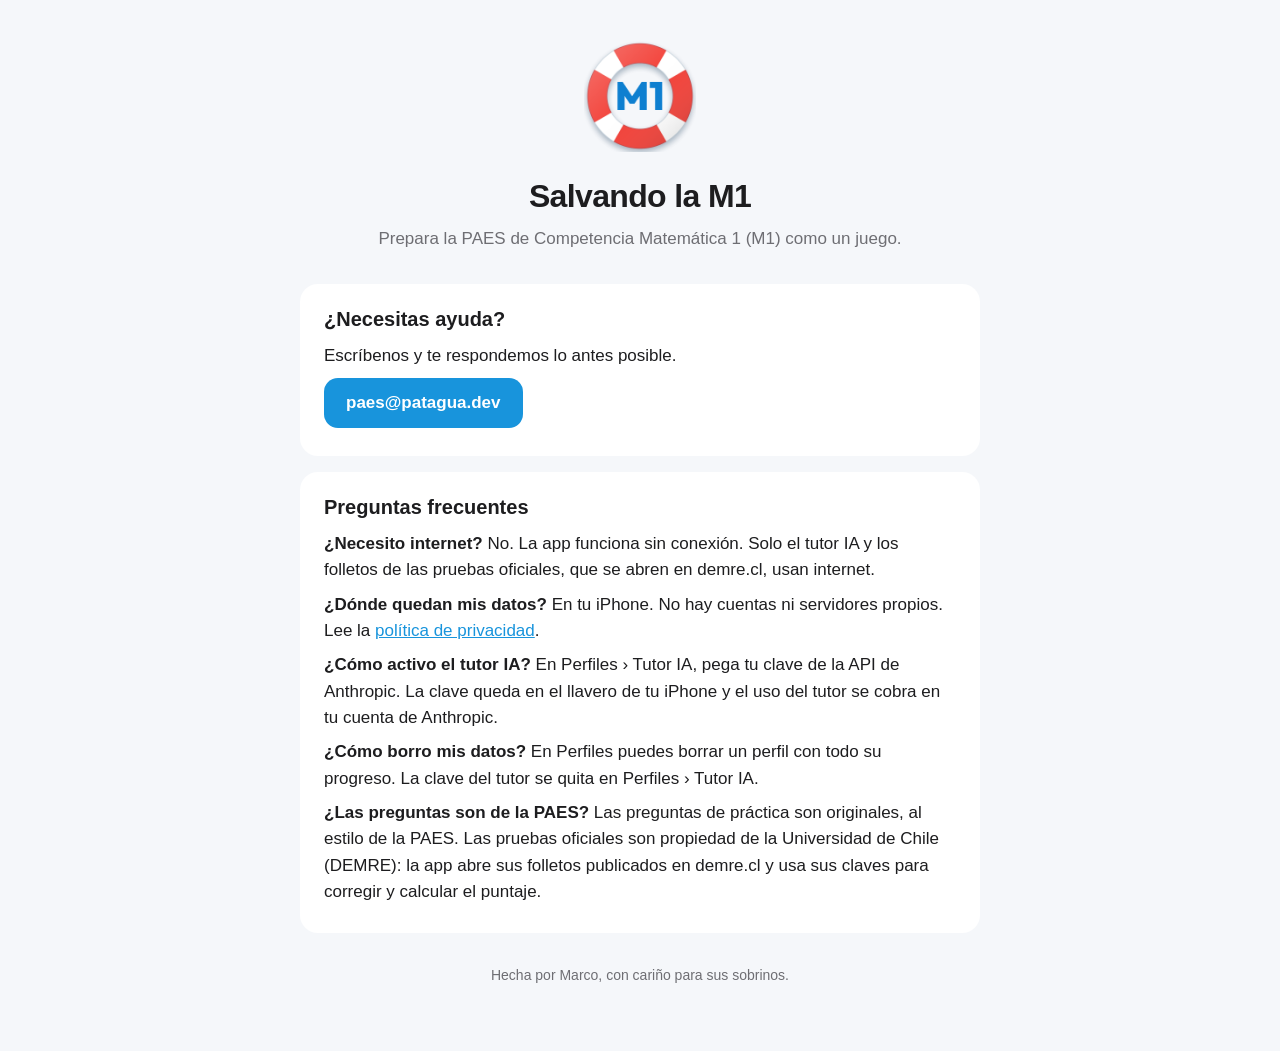
<file: index.html>
<!doctype html>
<html lang="es">
<head>
  <meta charset="utf-8">
  <meta name="viewport" content="width=device-width, initial-scale=1">
  <title>Salvando la M1 · Soporte</title>
  <meta name="description" content="Salvando la M1: app para preparar la PAES de Competencia Matemática 1. Soporte y preguntas frecuentes.">
  <link rel="icon" href="logo.png">
  <link rel="stylesheet" href="estilo.css">
</head>
<body>
<main>
  <header>
    <img src="logo.png" alt="">
    <h1>Salvando la M1</h1>
    <p>Prepara la PAES de Competencia Matemática 1 (M1) como un juego.</p>
  </header>

  <section>
    <h2>¿Necesitas ayuda?</h2>
    <p>Escríbenos y te respondemos lo antes posible.</p>
    <p><a class="boton" href="mailto:paes@patagua.dev">paes@patagua.dev</a></p>
  </section>

  <section>
    <h2>Preguntas frecuentes</h2>
    <p><strong>¿Necesito internet?</strong> No. La app funciona sin conexión. Solo el tutor IA y los folletos de las
      pruebas oficiales, que se abren en demre.cl, usan internet.</p>
    <p><strong>¿Dónde quedan mis datos?</strong> En tu iPhone. No hay cuentas ni servidores propios. Lee la
      <a href="privacidad.html">política de privacidad</a>.</p>
    <p><strong>¿Cómo activo el tutor IA?</strong> En Perfiles › Tutor IA, pega tu clave de la API de Anthropic. La clave
      queda en el llavero de tu iPhone y el uso del tutor se cobra en tu cuenta de Anthropic.</p>
    <p><strong>¿Cómo borro mis datos?</strong> En Perfiles puedes borrar un perfil con todo su progreso. La clave del
      tutor se quita en Perfiles › Tutor IA.</p>
    <p><strong>¿Las preguntas son de la PAES?</strong> Las preguntas de práctica son originales, al estilo de la PAES.
      Las pruebas oficiales son propiedad de la Universidad de Chile (DEMRE): la app abre sus folletos publicados en
      demre.cl y usa sus claves para corregir y calcular el puntaje.</p>
  </section>

  <footer>Hecha por Marco, con cariño para sus sobrinos.</footer>
</main>
</body>
</html>
</file>
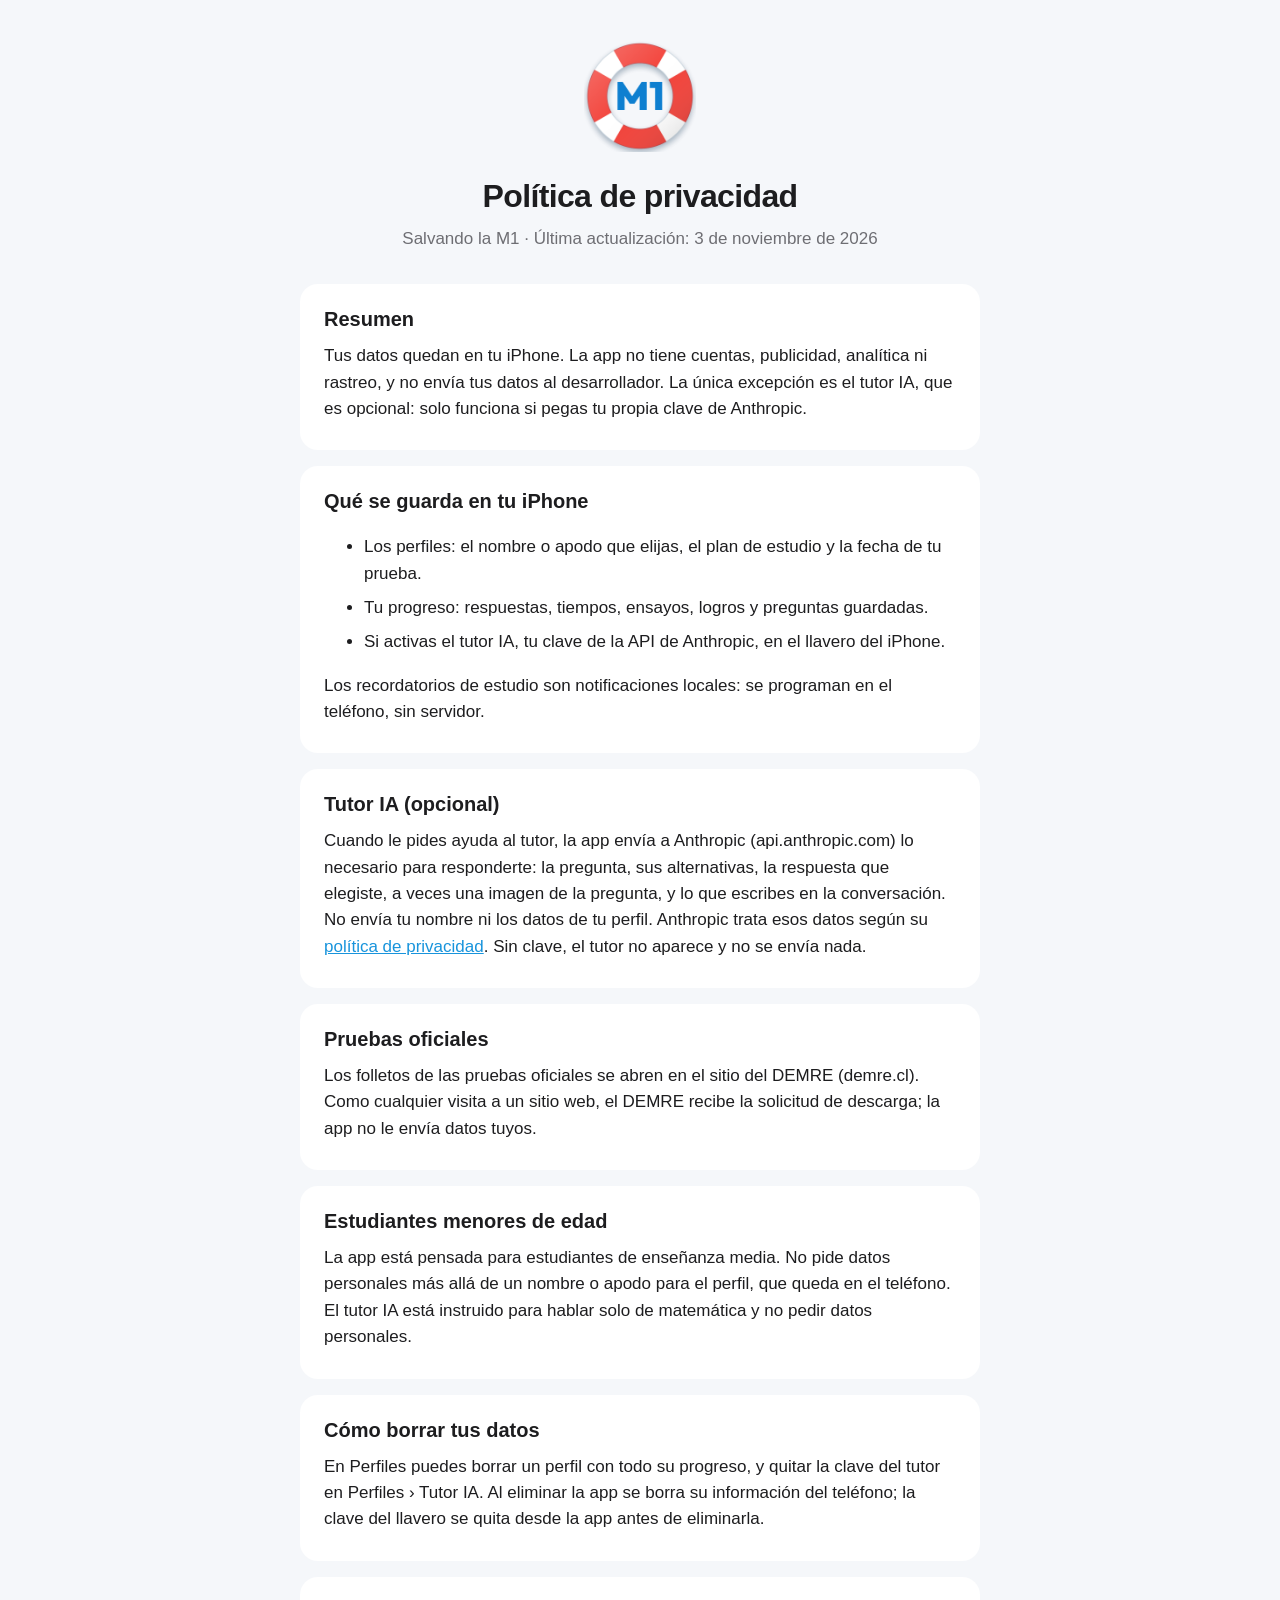
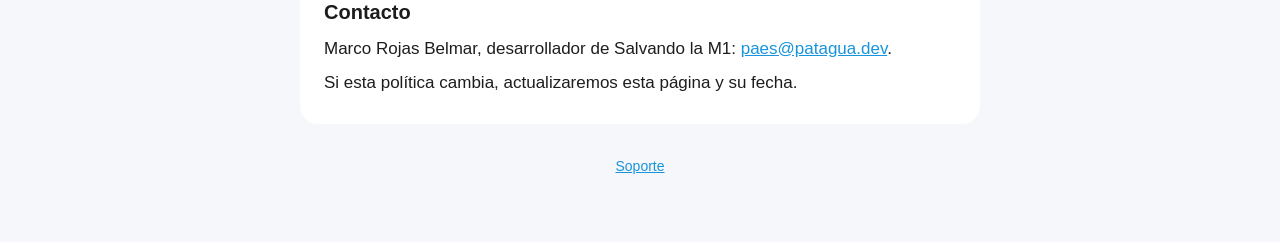
<file: privacidad.html>
<!doctype html>
<html lang="es">
<head>
  <meta charset="utf-8">
  <meta name="viewport" content="width=device-width, initial-scale=1">
  <title>Salvando la M1 · Política de privacidad</title>
  <meta name="description" content="Política de privacidad de Salvando la M1.">
  <link rel="icon" href="logo.png">
  <link rel="stylesheet" href="estilo.css">
</head>
<body>
<main>
  <header>
    <img src="logo.png" alt="">
    <h1>Política de privacidad</h1>
    <p>Salvando la M1 · Última actualización: 3 de noviembre de 2026</p>
  </header>

  <section>
    <h2>Resumen</h2>
    <p>Tus datos quedan en tu iPhone. La app no tiene cuentas, publicidad, analítica ni rastreo, y no envía tus datos
      al desarrollador. La única excepción es el tutor IA, que es opcional: solo funciona si pegas tu propia clave de
      Anthropic.</p>
  </section>

  <section>
    <h2>Qué se guarda en tu iPhone</h2>
    <ul>
      <li>Los perfiles: el nombre o apodo que elijas, el plan de estudio y la fecha de tu prueba.</li>
      <li>Tu progreso: respuestas, tiempos, ensayos, logros y preguntas guardadas.</li>
      <li>Si activas el tutor IA, tu clave de la API de Anthropic, en el llavero del iPhone.</li>
    </ul>
    <p>Los recordatorios de estudio son notificaciones locales: se programan en el teléfono, sin servidor.</p>
  </section>

  <section>
    <h2>Tutor IA (opcional)</h2>
    <p>Cuando le pides ayuda al tutor, la app envía a Anthropic (api.anthropic.com) lo necesario para responderte: la
      pregunta, sus alternativas, la respuesta que elegiste, a veces una imagen de la pregunta, y lo que escribes en
      la conversación. No envía tu nombre ni los datos de tu perfil. Anthropic trata esos datos según su
      <a href="https://www.anthropic.com/legal/privacy">política de privacidad</a>. Sin clave, el tutor no aparece y no
      se envía nada.</p>
  </section>

  <section>
    <h2>Pruebas oficiales</h2>
    <p>Los folletos de las pruebas oficiales se abren en el sitio del DEMRE (demre.cl). Como cualquier visita a un
      sitio web, el DEMRE recibe la solicitud de descarga; la app no le envía datos tuyos.</p>
  </section>

  <section>
    <h2>Estudiantes menores de edad</h2>
    <p>La app está pensada para estudiantes de enseñanza media. No pide datos personales más allá de un nombre o
      apodo para el perfil, que queda en el teléfono. El tutor IA está instruido para hablar solo de matemática y no
      pedir datos personales.</p>
  </section>

  <section>
    <h2>Cómo borrar tus datos</h2>
    <p>En Perfiles puedes borrar un perfil con todo su progreso, y quitar la clave del tutor en Perfiles › Tutor IA.
      Al eliminar la app se borra su información del teléfono; la clave del llavero se quita desde la app antes de
      eliminarla.</p>
  </section>

  <section>
    <h2>Contacto</h2>
    <p>Marco Rojas Belmar, desarrollador de Salvando la M1:
      <a href="mailto:paes@patagua.dev">paes@patagua.dev</a>.</p>
    <p>Si esta política cambia, actualizaremos esta página y su fecha.</p>
  </section>

  <footer><a href="index.html">Soporte</a></footer>
</main>
</body>
</html>
</file>
<file: estilo.css>
:root {
  --celeste: #1894dc;
  --texto: #1d1d1f;
  --suave: #6e6e73;
  --fondo: #f5f7fa;
  --tarjeta: #ffffff;
  color-scheme: light dark;
}

@media (prefers-color-scheme: dark) {
  :root { --texto: #f5f5f7; --suave: #a1a1a6; --fondo: #0b0d10; --tarjeta: #16191d; }
}

* { box-sizing: border-box; }

body {
  margin: 0;
  font: 17px/1.55 -apple-system, BlinkMacSystemFont, "Segoe UI", Roboto, sans-serif;
  color: var(--texto);
  background: var(--fondo);
}

main { max-width: 720px; margin: 0 auto; padding: 40px 20px 64px; }

header { text-align: center; margin-bottom: 32px; }
header img { width: 112px; height: 112px; }
header h1 { margin: 12px 0 4px; font-size: 32px; letter-spacing: -0.02em; }
header p { margin: 0; color: var(--suave); }

section { background: var(--tarjeta); border-radius: 18px; padding: 20px 24px; margin: 16px 0; }
h2 { font-size: 20px; margin: 0 0 8px; }
p, li { margin: 8px 0; }
a { color: var(--celeste); }

.boton {
  display: inline-block; padding: 12px 22px; border-radius: 14px; background: var(--celeste);
  color: #fff; font-weight: 700; text-decoration: none;
}

footer { text-align: center; color: var(--suave); font-size: 14px; margin-top: 32px; }
</file>
